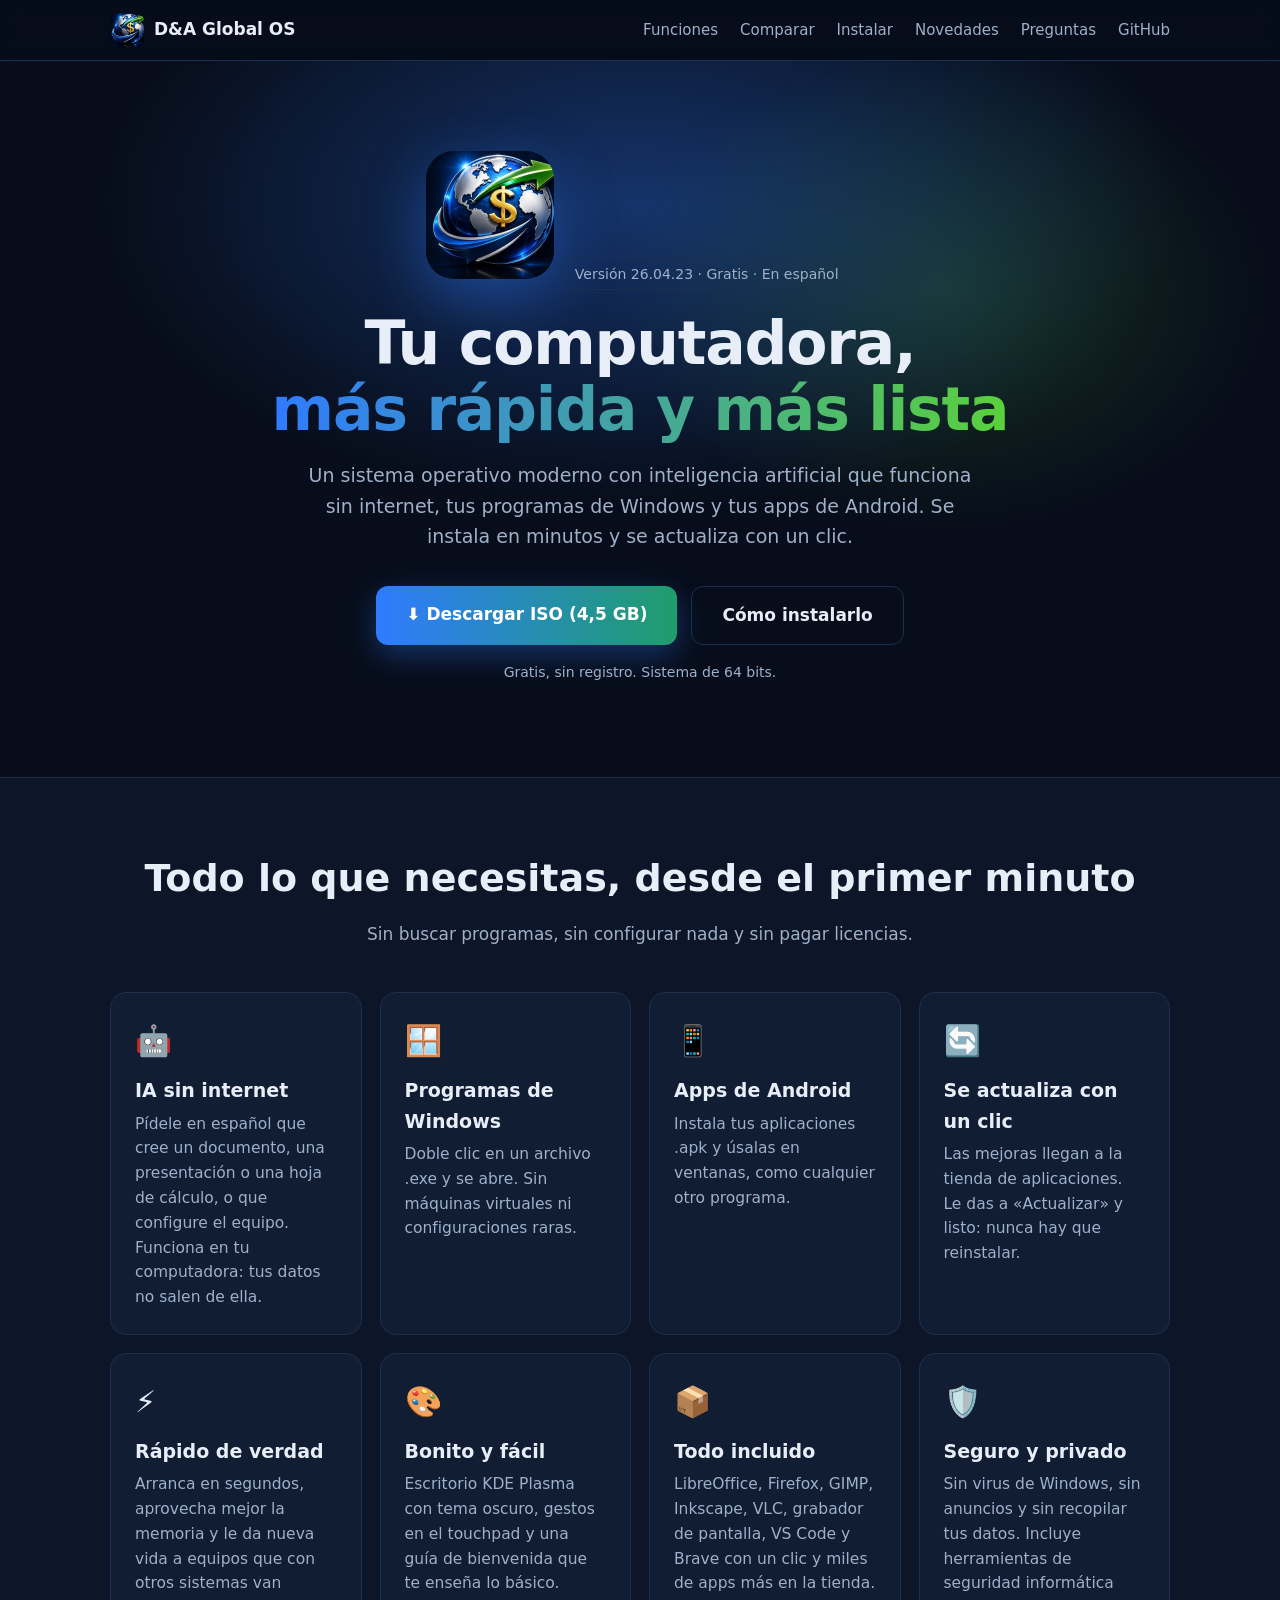
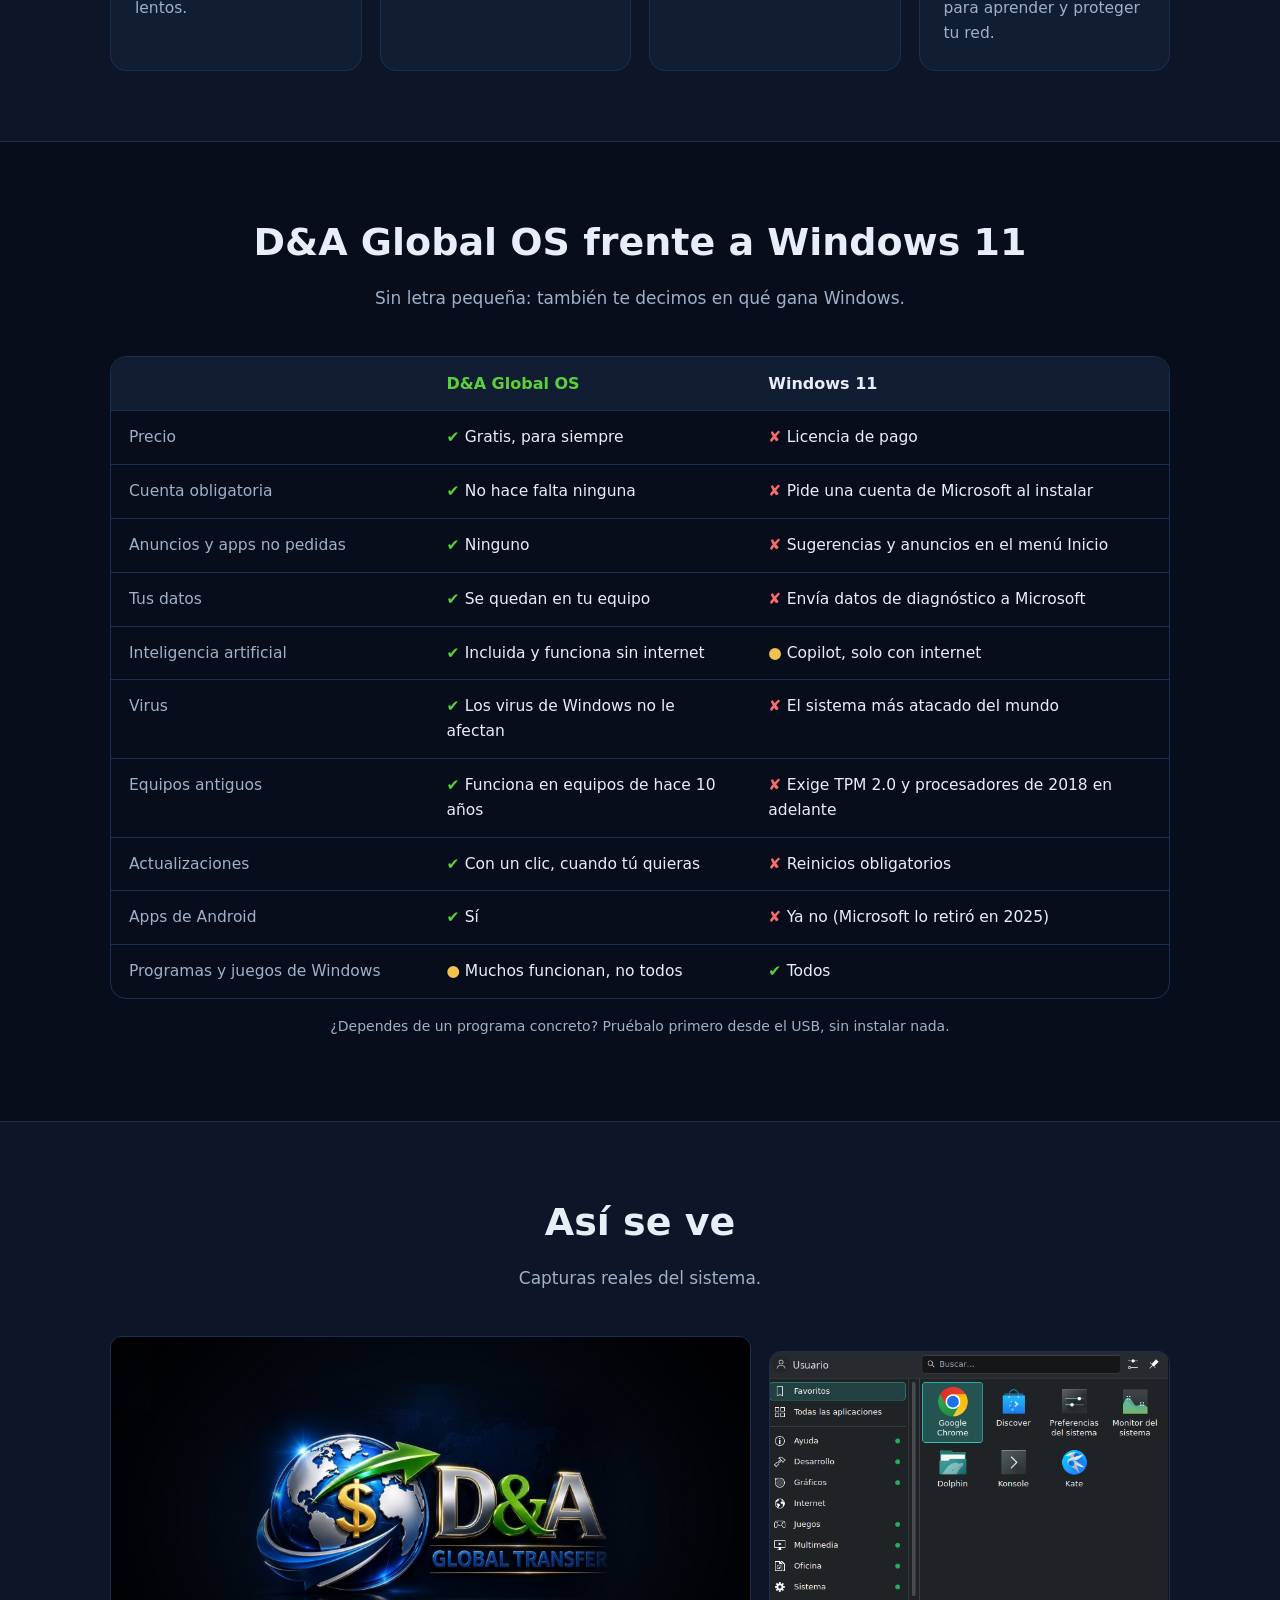
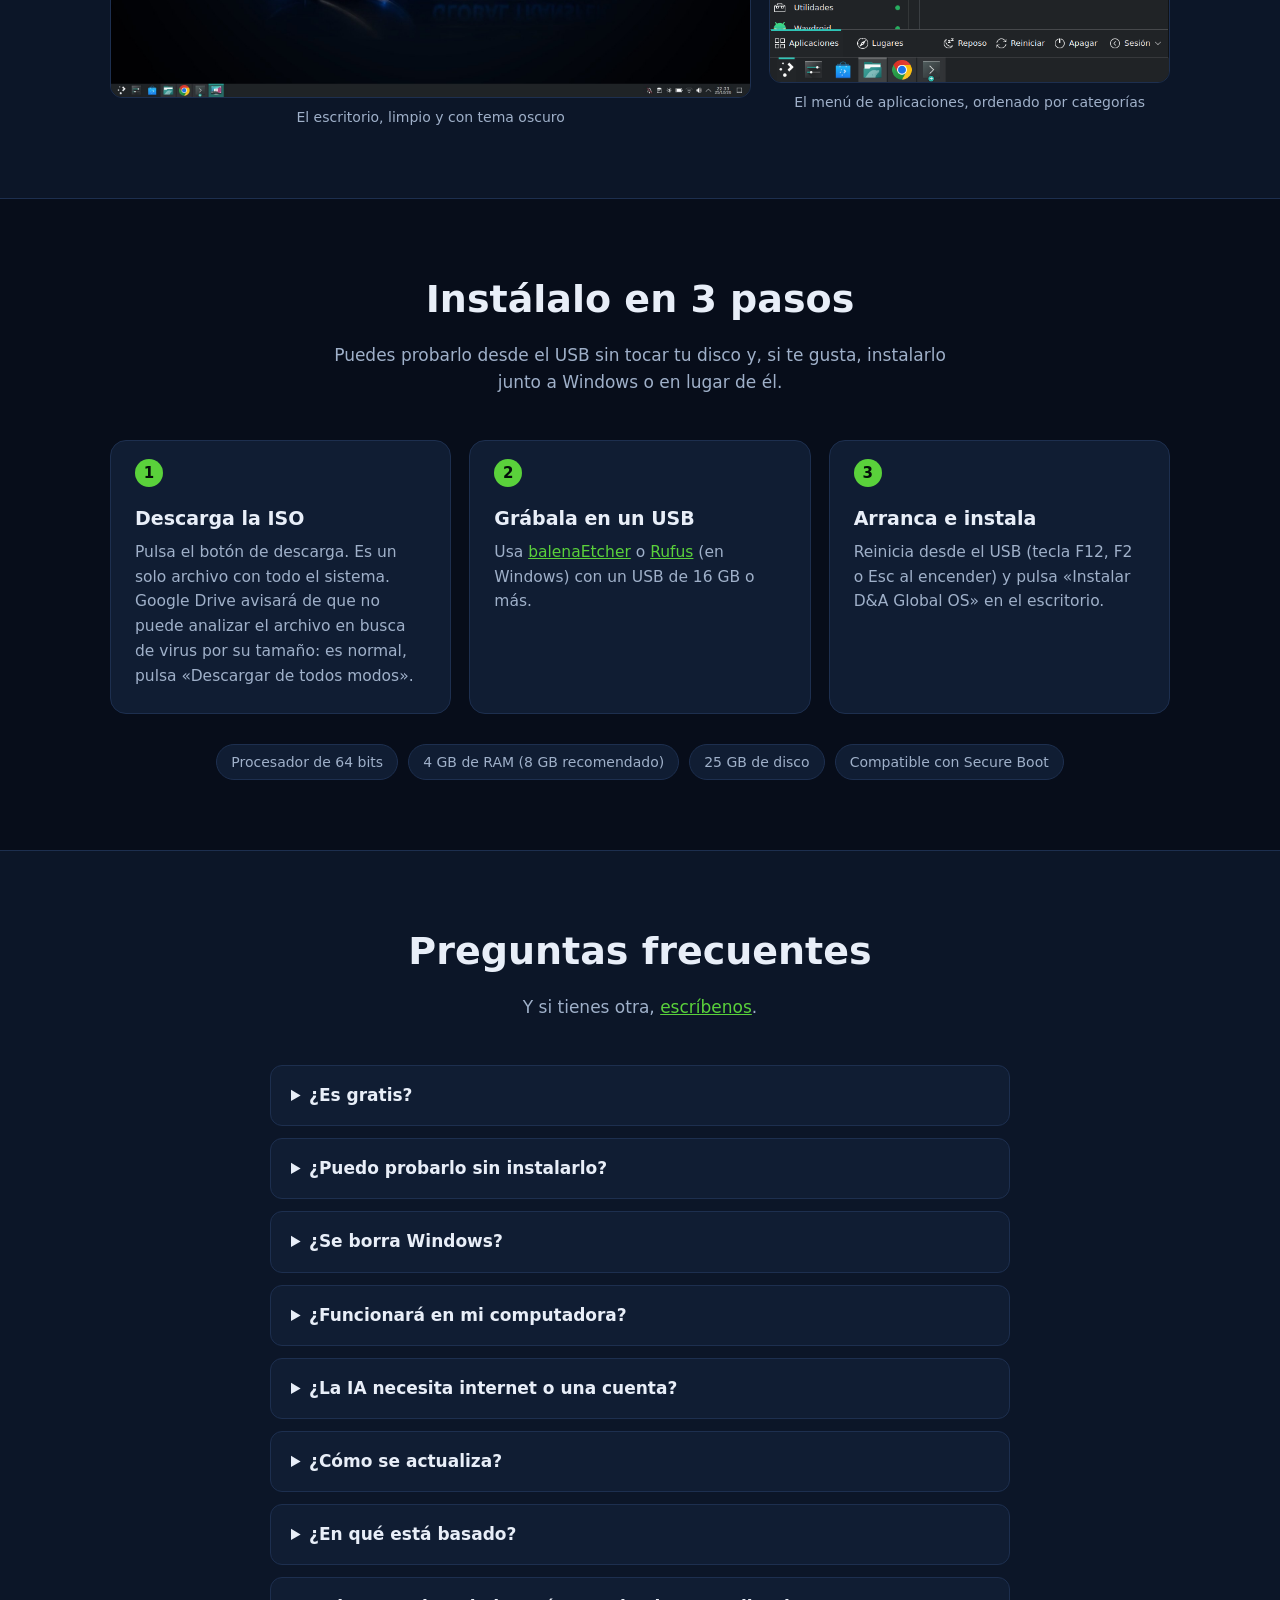
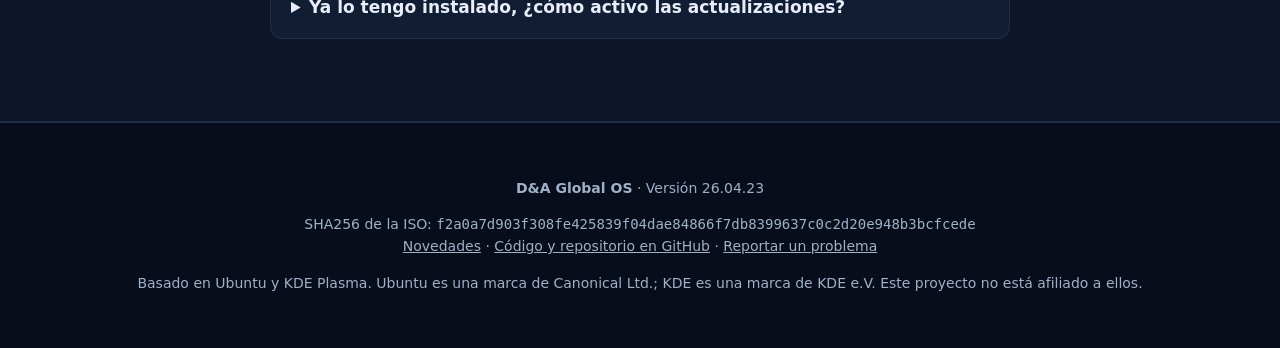
<file: index.html>
<!doctype html>
<html lang="es">
<head>
<meta charset="utf-8">
<meta name="viewport" content="width=device-width, initial-scale=1">
<title>D&amp;A Global OS: el sistema operativo rápido y en español</title>
<meta name="description" content="Sistema operativo gratis, rápido y en español. Escritorio KDE Plasma, IA que funciona sin internet, programas de Windows y apps de Android. Se actualiza con un clic.">
<meta property="og:type" content="website">
<meta property="og:title" content="D&amp;A Global OS: tu computadora, más rápida y más lista">
<meta property="og:description" content="Gratis y en español. IA sin internet, programas de Windows, apps de Android y actualizaciones con un clic.">
<meta property="og:image" content="https://DavidAPF.github.io/D-A-Global-OS/compartir.png">
<meta property="og:url" content="https://DavidAPF.github.io/D-A-Global-OS/">
<meta name="twitter:card" content="summary_large_image">
<link rel="icon" href="logo.png">
<link rel="stylesheet" href="estilos.css">
</head>
<body>

<nav>
	<div class="ancho">
		<a class="marca" href="#"><img src="logo.png" alt="">D&amp;A Global OS</a>
		<ul>
			<li><a href="#funciones">Funciones</a></li>
			<li><a href="#comparar">Comparar</a></li>
			<li><a href="#instalar">Instalar</a></li>
			<li><a href="novedades.html">Novedades</a></li>
			<li><a href="#preguntas">Preguntas</a></li>
			<li><a href="https://github.com/DavidAPF/D-A-Global-OS">GitHub</a></li>
		</ul>
	</div>
</nav>

<header class="portada">
	<div class="ancho">
		<img class="logo" src="logo.png" alt="Logo de D&amp;A Global OS">
		<div class="etiqueta">Versión 26.04.23 · Gratis · En español</div>
		<h1>Tu computadora,<br><span>más rápida y más lista</span></h1>
		<p class="lema">Un sistema operativo moderno con inteligencia artificial que funciona sin internet, tus programas de Windows y tus apps de Android. Se instala en minutos y se actualiza con un clic.</p>
		<div class="botones">
			<a class="btn" href="https://drive.usercontent.google.com/download?id=1rT7PhVWtfdub3dZ0eCyJ_WSfutWG3XaV&amp;export=download">⬇ Descargar ISO (4,5 GB)</a>
			<a class="btn btn-sec" href="#instalar">Cómo instalarlo</a>
		</div>
		<p class="nota">Gratis, sin registro. Sistema de 64 bits.</p>
	</div>
</header>

<section id="funciones" class="alterna">
	<div class="ancho">
		<h2>Todo lo que necesitas, desde el primer minuto</h2>
		<p class="sub">Sin buscar programas, sin configurar nada y sin pagar licencias.</p>
		<div class="rejilla">
			<div class="tarjeta"><div class="icono">🤖</div><h3>IA sin internet</h3><p>Pídele en español que cree un documento, una presentación o una hoja de cálculo, o que configure el equipo. Funciona en tu computadora: tus datos no salen de ella.</p></div>
			<div class="tarjeta"><div class="icono">🪟</div><h3>Programas de Windows</h3><p>Doble clic en un archivo .exe y se abre. Sin máquinas virtuales ni configuraciones raras.</p></div>
			<div class="tarjeta"><div class="icono">📱</div><h3>Apps de Android</h3><p>Instala tus aplicaciones .apk y úsalas en ventanas, como cualquier otro programa.</p></div>
			<div class="tarjeta"><div class="icono">🔄</div><h3>Se actualiza con un clic</h3><p>Las mejoras llegan a la tienda de aplicaciones. Le das a «Actualizar» y listo: nunca hay que reinstalar.</p></div>
			<div class="tarjeta"><div class="icono">⚡</div><h3>Rápido de verdad</h3><p>Arranca en segundos, aprovecha mejor la memoria y le da nueva vida a equipos que con otros sistemas van lentos.</p></div>
			<div class="tarjeta"><div class="icono">🎨</div><h3>Bonito y fácil</h3><p>Escritorio KDE Plasma con tema oscuro, gestos en el touchpad y una guía de bienvenida que te enseña lo básico.</p></div>
			<div class="tarjeta"><div class="icono">📦</div><h3>Todo incluido</h3><p>LibreOffice, Firefox, GIMP, Inkscape, VLC, grabador de pantalla, VS Code y Brave con un clic y miles de apps más en la tienda.</p></div>
			<div class="tarjeta"><div class="icono">🛡️</div><h3>Seguro y privado</h3><p>Sin virus de Windows, sin anuncios y sin recopilar tus datos. Incluye herramientas de seguridad informática para aprender y proteger tu red.</p></div>
		</div>
	</div>
</section>

<section id="comparar">
	<div class="ancho">
		<h2>D&amp;A Global OS frente a Windows 11</h2>
		<p class="sub">Sin letra pequeña: también te decimos en qué gana Windows.</p>
		<div class="tabla-envoltura">
			<table class="comparar">
				<thead><tr><th></th><th class="nuestro">D&amp;A Global OS</th><th>Windows 11</th></tr></thead>
				<tbody>
					<tr><td>Precio</td><td class="si">Gratis, para siempre</td><td class="no">Licencia de pago</td></tr>
					<tr><td>Cuenta obligatoria</td><td class="si">No hace falta ninguna</td><td class="no">Pide una cuenta de Microsoft al instalar</td></tr>
					<tr><td>Anuncios y apps no pedidas</td><td class="si">Ninguno</td><td class="no">Sugerencias y anuncios en el menú Inicio</td></tr>
					<tr><td>Tus datos</td><td class="si">Se quedan en tu equipo</td><td class="no">Envía datos de diagnóstico a Microsoft</td></tr>
					<tr><td>Inteligencia artificial</td><td class="si">Incluida y funciona sin internet</td><td class="medio">Copilot, solo con internet</td></tr>
					<tr><td>Virus</td><td class="si">Los virus de Windows no le afectan</td><td class="no">El sistema más atacado del mundo</td></tr>
					<tr><td>Equipos antiguos</td><td class="si">Funciona en equipos de hace 10 años</td><td class="no">Exige TPM 2.0 y procesadores de 2018 en adelante</td></tr>
					<tr><td>Actualizaciones</td><td class="si">Con un clic, cuando tú quieras</td><td class="no">Reinicios obligatorios</td></tr>
					<tr><td>Apps de Android</td><td class="si">Sí</td><td class="no">Ya no (Microsoft lo retiró en 2025)</td></tr>
					<tr><td>Programas y juegos de Windows</td><td class="medio">Muchos funcionan, no todos</td><td class="si">Todos</td></tr>
				</tbody>
			</table>
		</div>
		<p class="aclaracion">¿Dependes de un programa concreto? Pruébalo primero desde el USB, sin instalar nada.</p>
	</div>
</section>

<section class="alterna">
	<div class="ancho">
		<h2>Así se ve</h2>
		<p class="sub">Capturas reales del sistema.</p>
		<div class="capturas">
			<figure><img src="capturas/escritorio.jpg" alt="Escritorio de D&amp;A Global OS" loading="lazy"><figcaption>El escritorio, limpio y con tema oscuro</figcaption></figure>
			<figure><img src="capturas/menu.png" alt="Menú de aplicaciones" loading="lazy"><figcaption>El menú de aplicaciones, ordenado por categorías</figcaption></figure>
		</div>
	</div>
</section>

<section id="instalar">
	<div class="ancho">
		<h2>Instálalo en 3 pasos</h2>
		<p class="sub">Puedes probarlo desde el USB sin tocar tu disco y, si te gusta, instalarlo junto a Windows o en lugar de él.</p>
		<div class="rejilla pasos">
			<div class="tarjeta"><h3>Descarga la ISO</h3><p>Pulsa el botón de descarga. Es un solo archivo con todo el sistema. Google Drive avisará de que no puede analizar el archivo en busca de virus por su tamaño: es normal, pulsa «Descargar de todos modos».</p></div>
			<div class="tarjeta"><h3>Grábala en un USB</h3><p>Usa <a href="https://etcher.balena.io/">balenaEtcher</a> o <a href="https://rufus.ie/">Rufus</a> (en Windows) con un USB de 16 GB o más.</p></div>
			<div class="tarjeta"><h3>Arranca e instala</h3><p>Reinicia desde el USB (tecla F12, F2 o Esc al encender) y pulsa «Instalar D&amp;A Global OS» en el escritorio.</p></div>
		</div>
		<div class="req">
			<span>Procesador de 64 bits</span>
			<span>4 GB de RAM (8 GB recomendado)</span>
			<span>25 GB de disco</span>
			<span>Compatible con Secure Boot</span>
		</div>
	</div>
</section>

<section id="preguntas" class="alterna">
	<div class="ancho preguntas">
		<h2>Preguntas frecuentes</h2>
		<p class="sub">Y si tienes otra, <a href="https://github.com/DavidAPF/D-A-Global-OS/issues">escríbenos</a>.</p>
		<details><summary>¿Es gratis?</summary><p>Sí, totalmente. Sin licencias, sin suscripciones y sin anuncios.</p></details>
		<details><summary>¿Puedo probarlo sin instalarlo?</summary><p>Sí. Al arrancar desde el USB funciona en modo de prueba sin tocar tu disco. Si no te convence, reinicias y tu computadora sigue igual.</p></details>
		<details><summary>¿Se borra Windows?</summary><p>Solo si tú lo eliges. El instalador detecta Windows y te deja instalar D&amp;A Global OS a su lado; al encender eliges cuál usar.</p></details>
		<details><summary>¿Funcionará en mi computadora?</summary><p>Funciona en la gran mayoría de equipos de los últimos 10 años, con procesador Intel o AMD de 64 bits. Prueba primero desde el USB: si todo va bien ahí, irá bien instalado.</p></details>
		<details><summary>¿La IA necesita internet o una cuenta?</summary><p>No. La IA viene incluida y funciona en tu propio equipo, sin internet y sin cuentas. Si quieres, puedes conectar una IA en línea más potente con un clic.</p></details>
		<details><summary>¿Cómo se actualiza?</summary><p>Abre la tienda de aplicaciones (Discover) y pulsa «Actualizar». Las mejoras del sistema, los programas y los parches de seguridad llegan por ahí.</p></details>
		<details><summary>¿En qué está basado?</summary><p>En Ubuntu 26.04 LTS con el escritorio KDE Plasma 6. Por eso es estable, tiene soporte de seguridad durante años y funciona con miles de programas para Linux.</p></details>
		<details><summary>Ya lo tengo instalado, ¿cómo activo las actualizaciones?</summary><p>Si lo instalaste con una versión anterior al sistema de actualizaciones, abre una terminal y escribe:</p><pre>curl -fsSL https://DavidAPF.github.io/D-A-Global-OS/instalar.sh | sudo bash</pre></details>
	</div>
</section>

<footer>
	<div class="ancho">
		<p><strong>D&amp;A Global OS</strong> · Versión 26.04.23</p>
		<p>SHA256 de la ISO: <code>f2a0a7d903f308fe425839f04dae84866f7db8399637c0c2d20e948b3bcfcede</code><br><a href="novedades.html">Novedades</a> · <a href="https://github.com/DavidAPF/D-A-Global-OS">Código y repositorio en GitHub</a> · <a href="https://github.com/DavidAPF/D-A-Global-OS/issues">Reportar un problema</a></p>
		<p>Basado en Ubuntu y KDE Plasma. Ubuntu es una marca de Canonical Ltd.; KDE es una marca de KDE e.V. Este proyecto no está afiliado a ellos.</p>
	</div>
</footer>

</body>
</html>
</file>
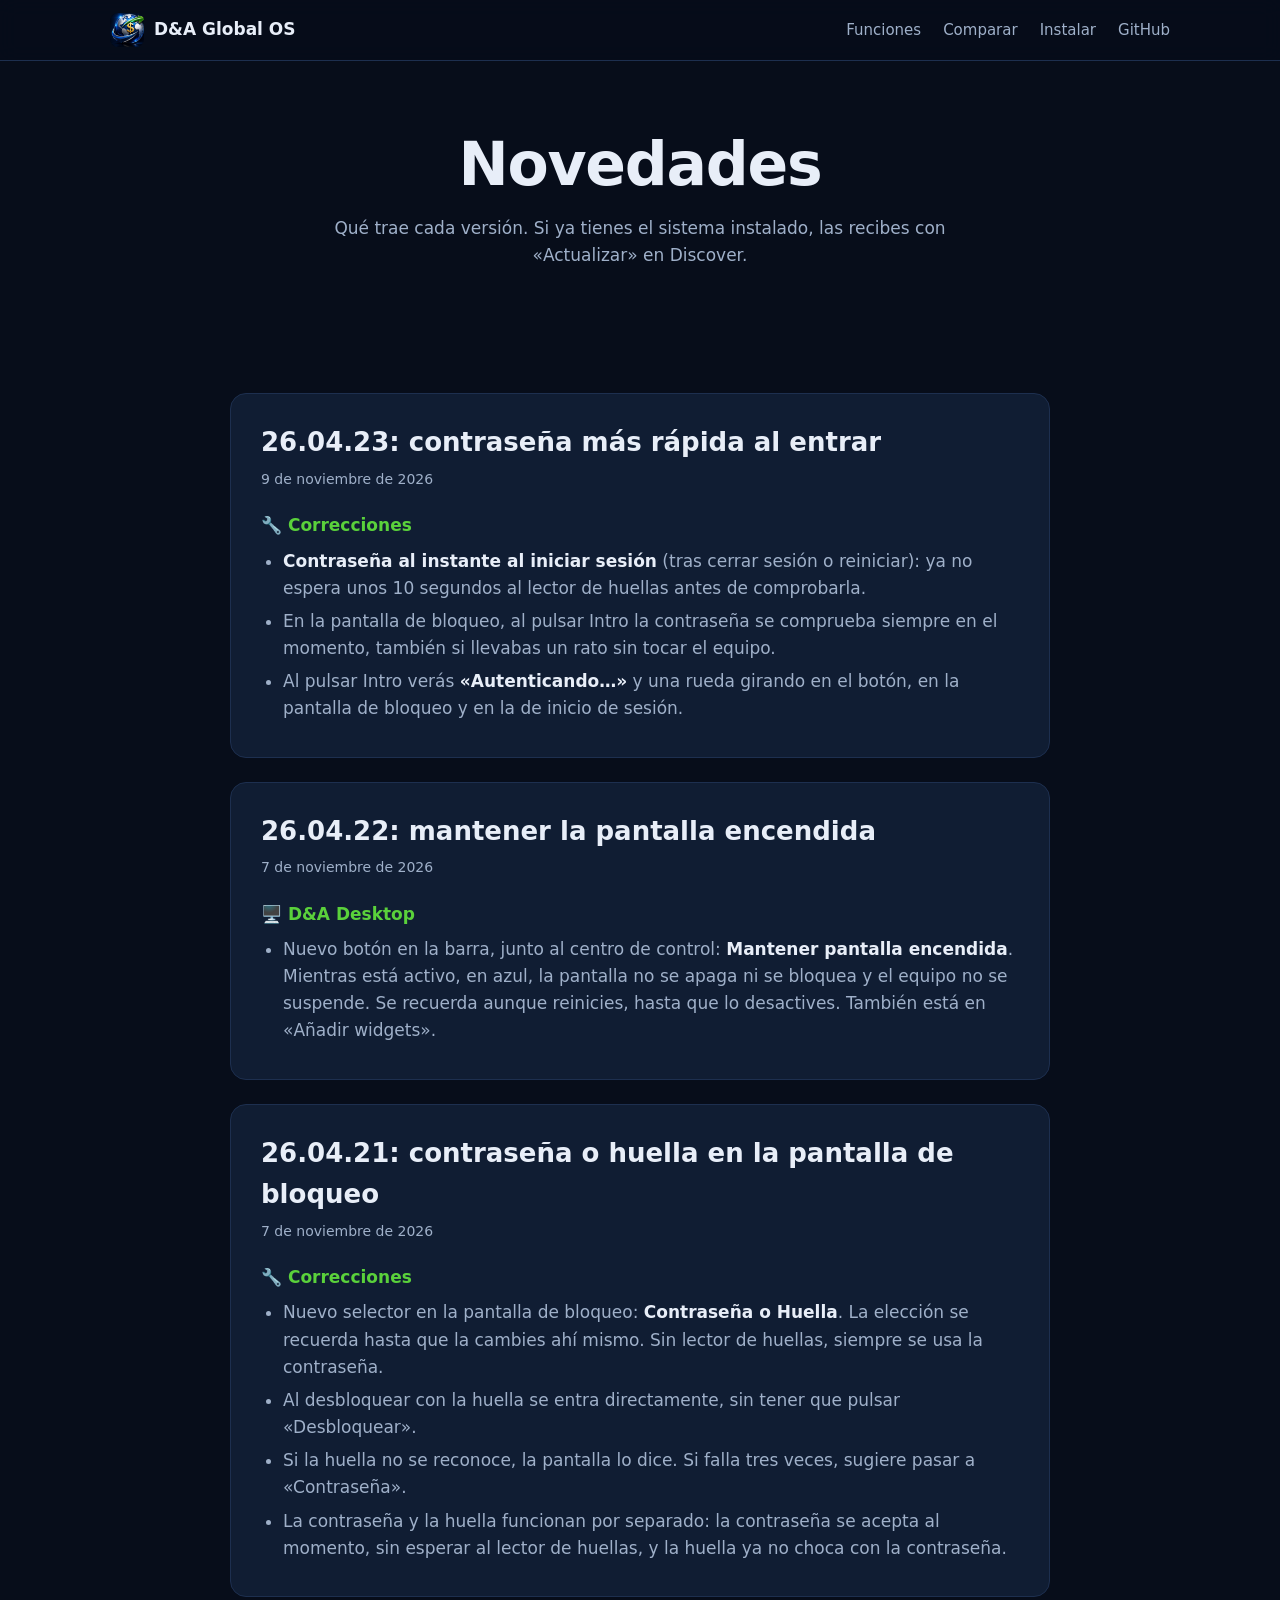
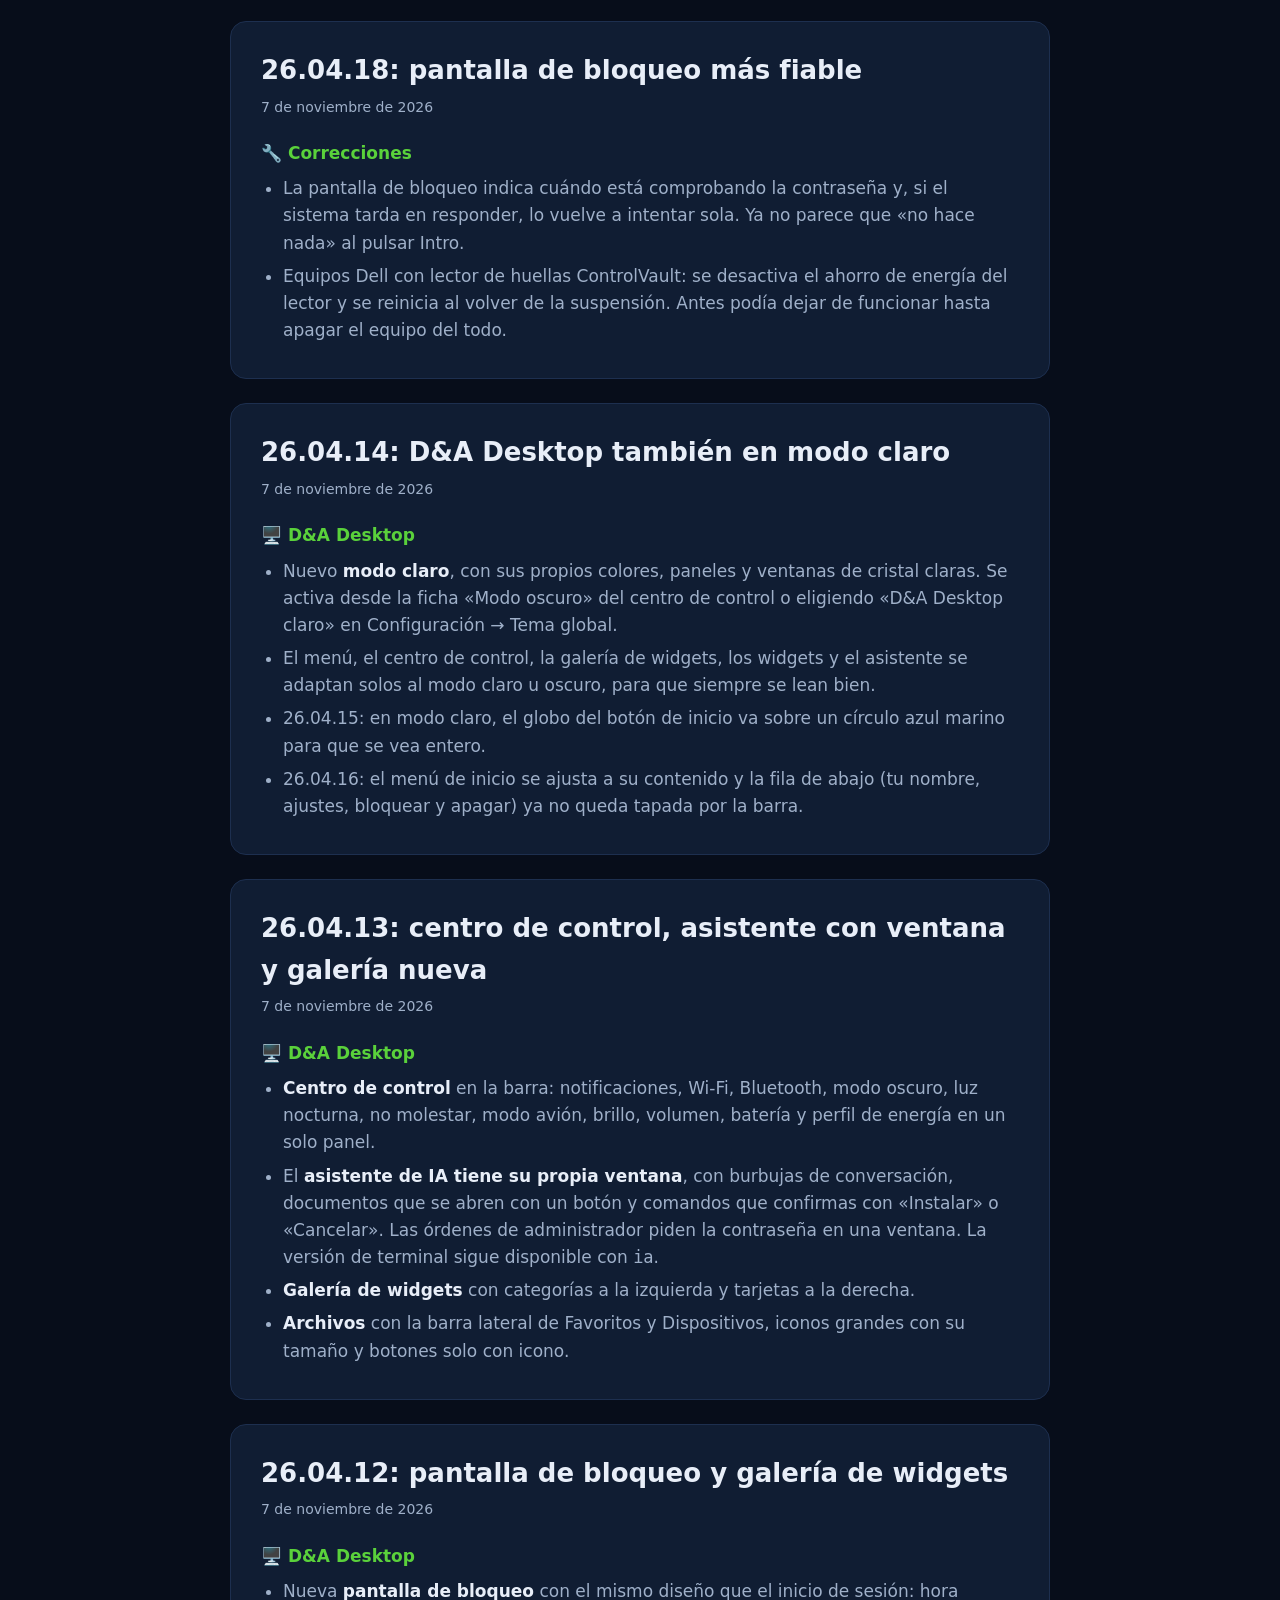
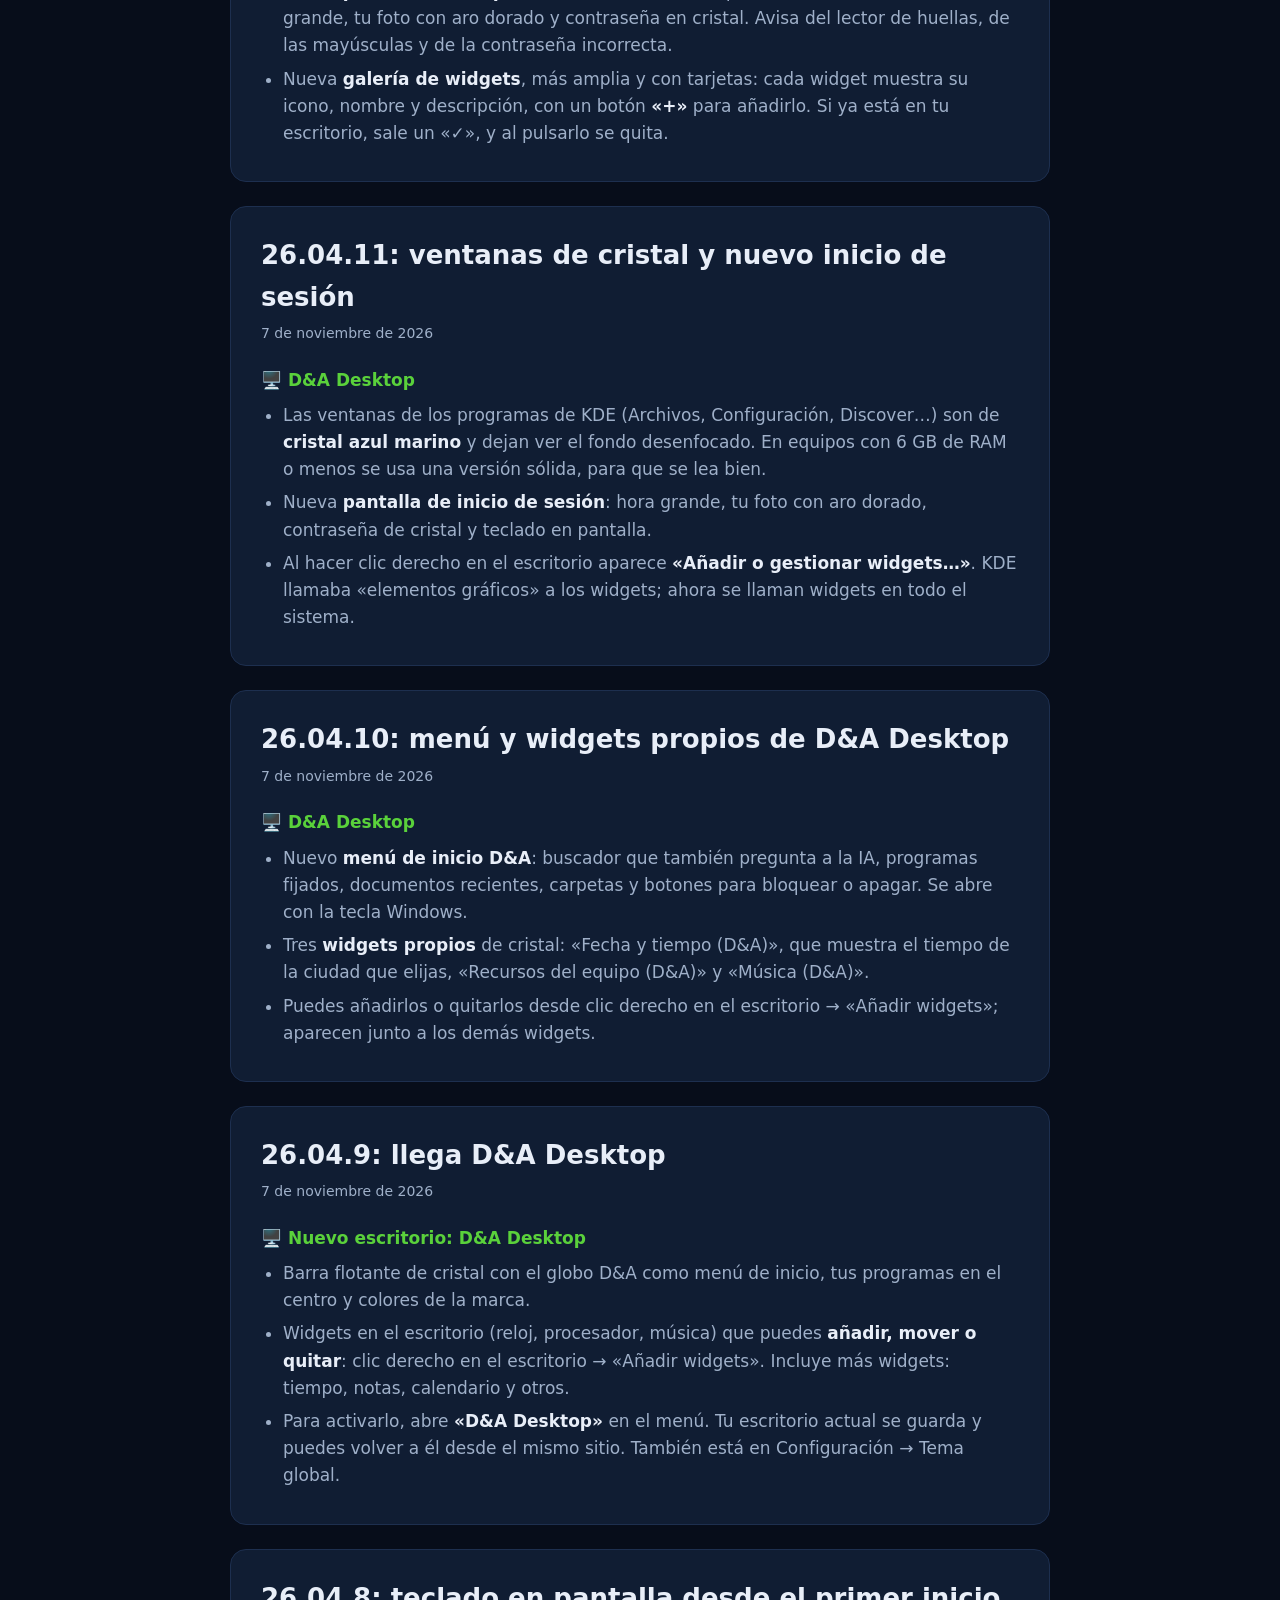
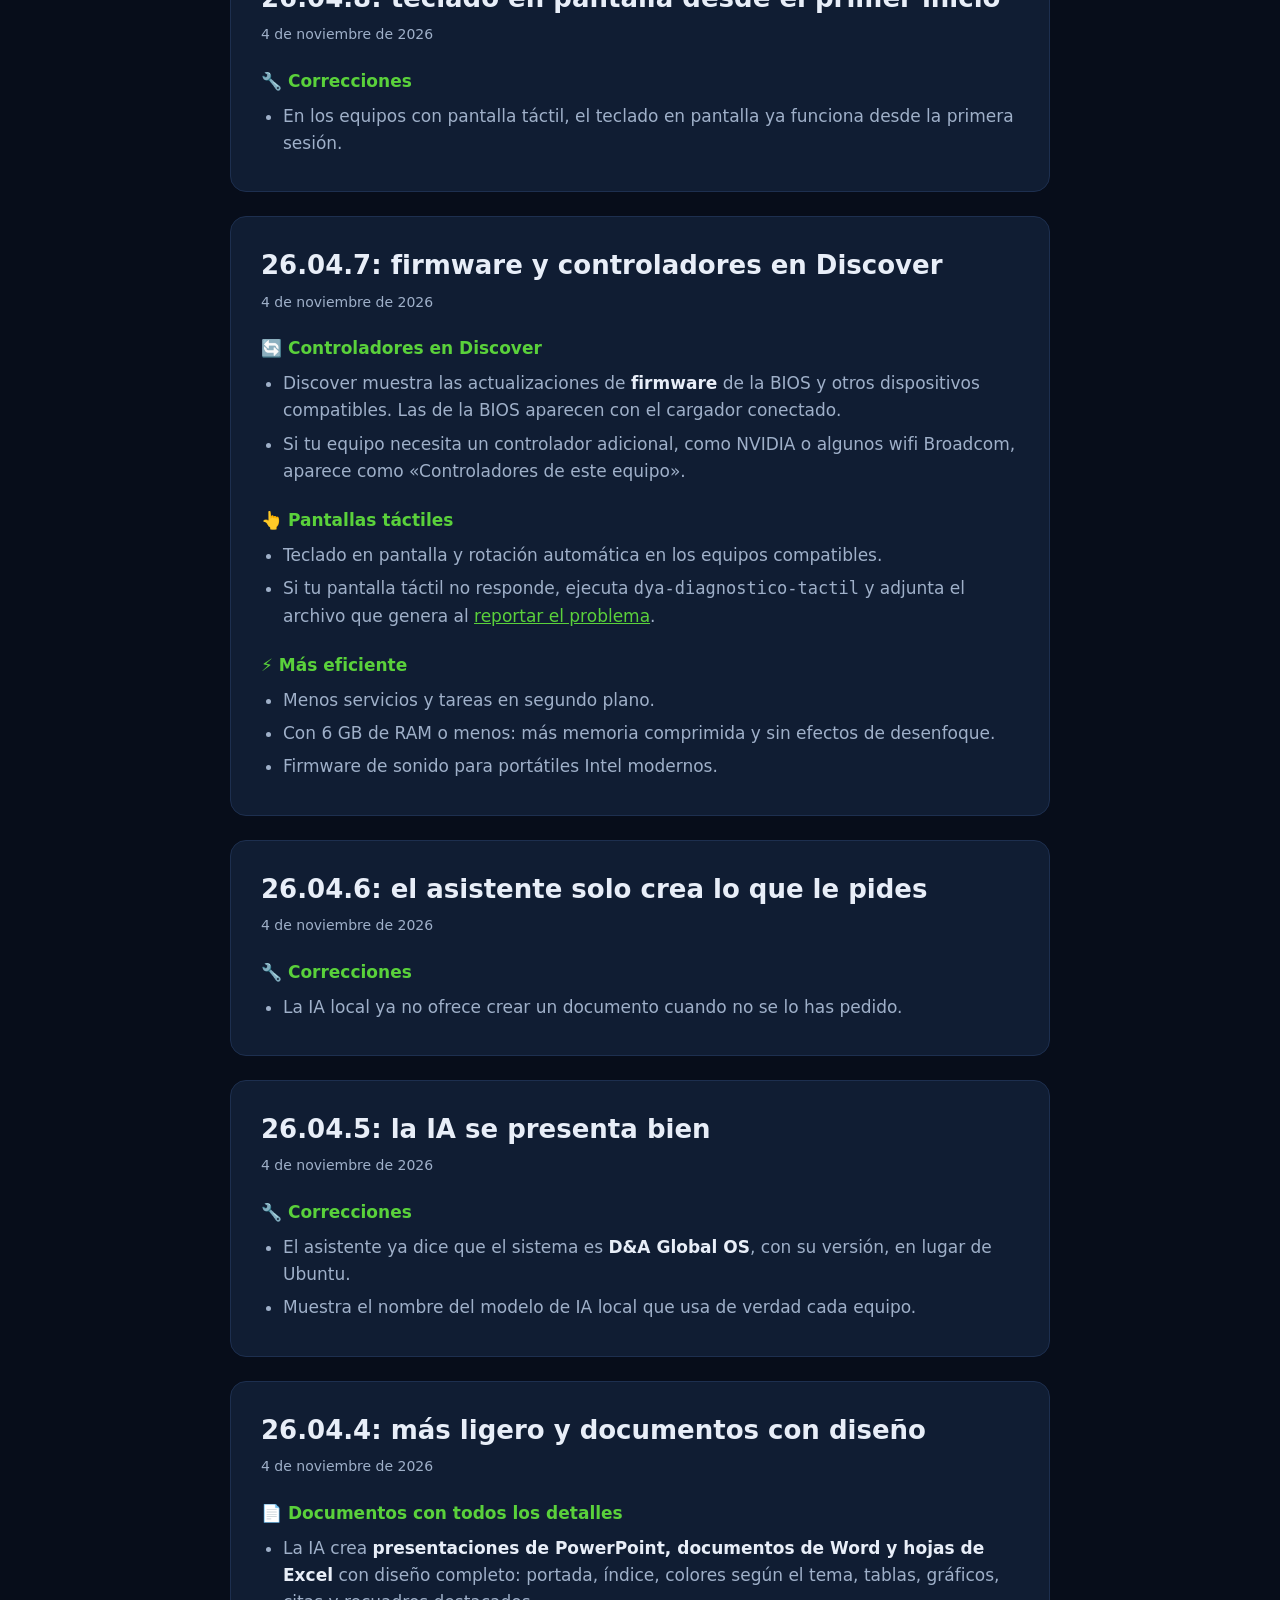
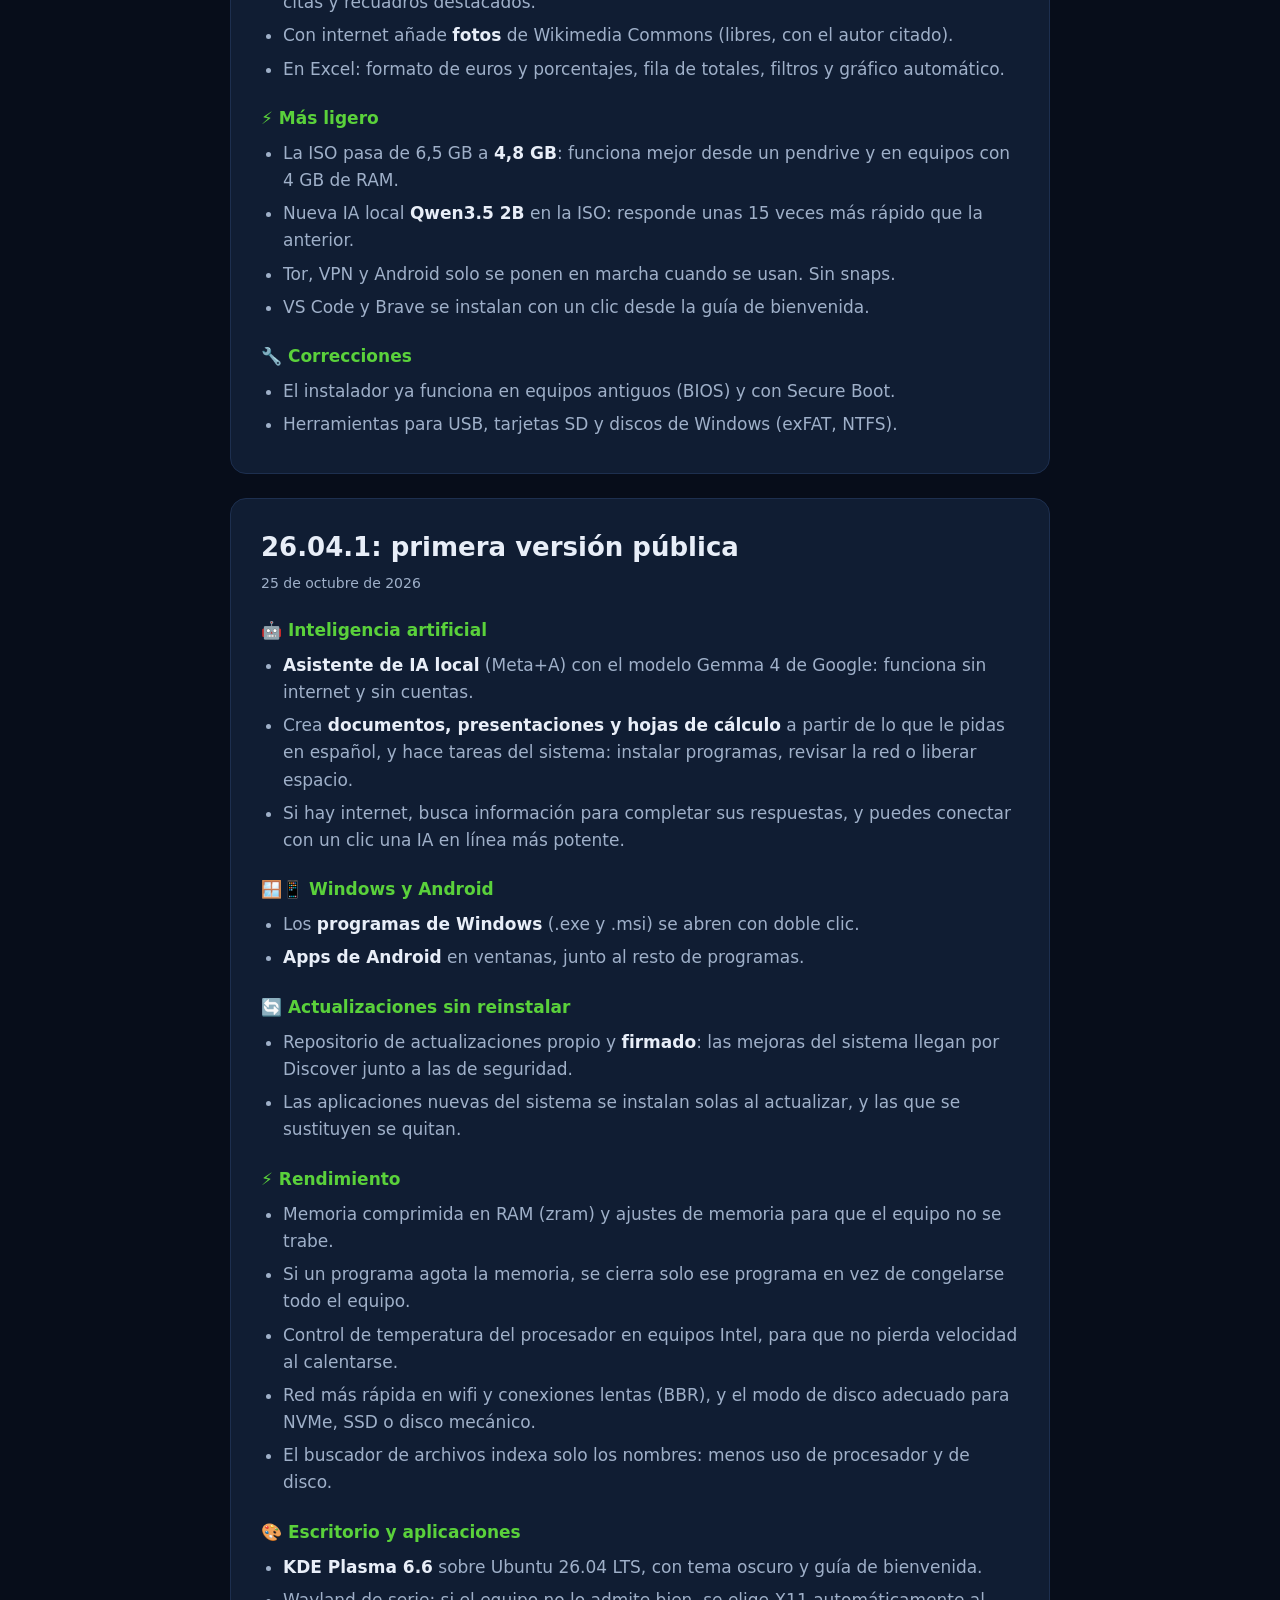
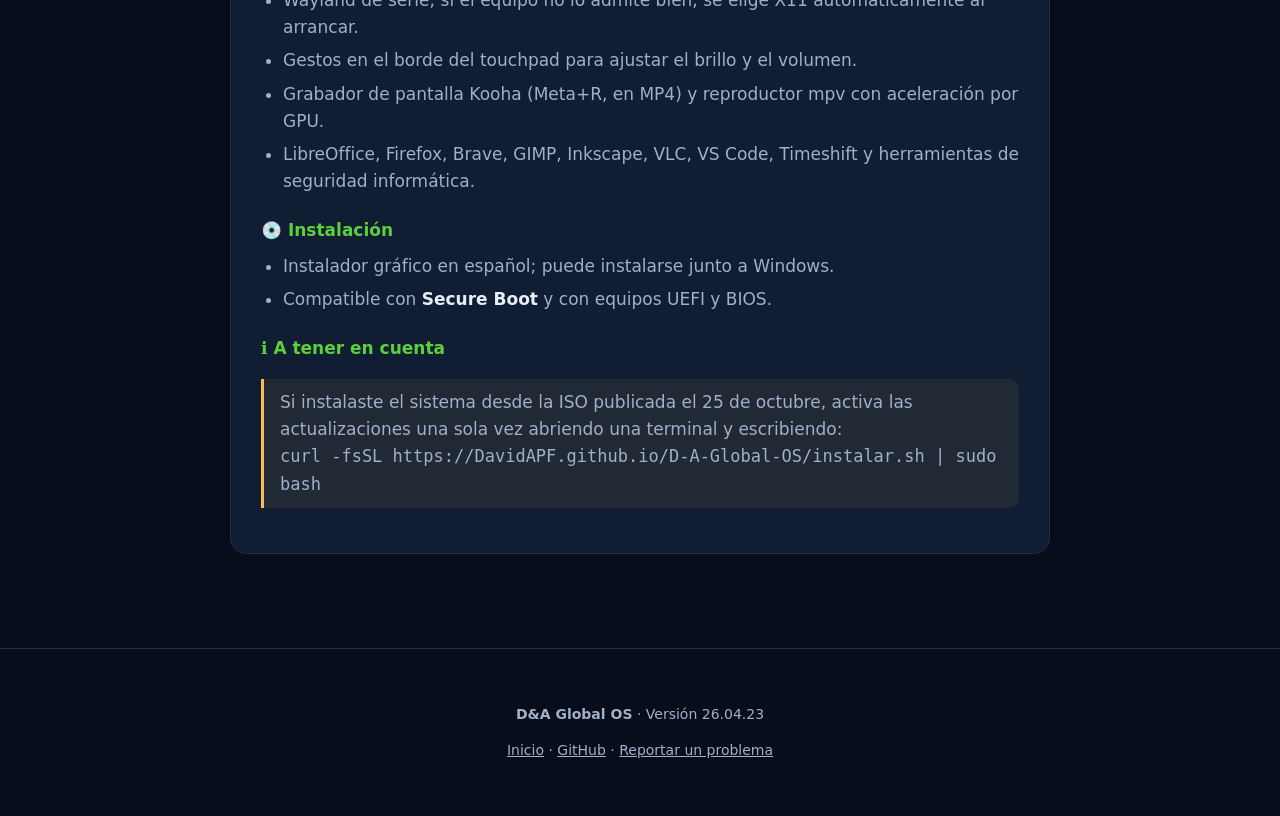
<file: novedades.html>
<!doctype html>
<html lang="es">
<head>
<meta charset="utf-8">
<meta name="viewport" content="width=device-width, initial-scale=1">
<title>Novedades de D&amp;A Global OS</title>
<meta name="description" content="Qué trae cada versión de D&amp;A Global OS.">
<meta property="og:title" content="Novedades de D&amp;A Global OS">
<meta property="og:description" content="Qué trae cada versión de D&amp;A Global OS.">
<meta property="og:image" content="https://DavidAPF.github.io/D-A-Global-OS/compartir.png">
<meta name="twitter:card" content="summary_large_image">
<link rel="icon" href="logo.png">
<link rel="stylesheet" href="estilos.css">
</head>
<body>

<nav>
	<div class="ancho">
		<a class="marca" href="index.html"><img src="logo.png" alt="">D&amp;A Global OS</a>
		<ul>
			<li><a href="index.html#funciones">Funciones</a></li>
			<li><a href="index.html#comparar">Comparar</a></li>
			<li><a href="index.html#instalar">Instalar</a></li>
			<li><a href="https://github.com/DavidAPF/D-A-Global-OS">GitHub</a></li>
		</ul>
	</div>
</nav>

<header class="cabecera-pagina">
	<div class="ancho">
		<h1>Novedades</h1>
		<p class="sub">Qué trae cada versión. Si ya tienes el sistema instalado, las recibes con «Actualizar» en Discover.</p>
	</div>
</header>

<section>
	<div class="ancho">

		<!-- Cada versión nueva va ARRIBA, copiando un bloque <article> -->

		<article class="version" id="v26.04.23">
			<h2>26.04.23: contraseña más rápida al entrar</h2>
			<p class="fecha">9 de noviembre de 2026</p>

			<h3>🔧 Correcciones</h3>
			<ul>
				<li><strong>Contraseña al instante al iniciar sesión</strong> (tras cerrar sesión o reiniciar): ya no espera unos 10 segundos al lector de huellas antes de comprobarla.</li>
				<li>En la pantalla de bloqueo, al pulsar Intro la contraseña se comprueba siempre en el momento, también si llevabas un rato sin tocar el equipo.</li>
				<li>Al pulsar Intro verás <strong>«Autenticando…»</strong> y una rueda girando en el botón, en la pantalla de bloqueo y en la de inicio de sesión.</li>
			</ul>
		</article>

		<article class="version" id="v26.04.22">
			<h2>26.04.22: mantener la pantalla encendida</h2>
			<p class="fecha">7 de noviembre de 2026</p>

			<h3>🖥️ D&amp;A Desktop</h3>
			<ul>
				<li>Nuevo botón en la barra, junto al centro de control: <strong>Mantener pantalla encendida</strong>. Mientras está activo, en azul, la pantalla no se apaga ni se bloquea y el equipo no se suspende. Se recuerda aunque reinicies, hasta que lo desactives. También está en «Añadir widgets».</li>
			</ul>
		</article>

		<article class="version" id="v26.04.21">
			<h2>26.04.21: contraseña o huella en la pantalla de bloqueo</h2>
			<p class="fecha">7 de noviembre de 2026</p>

			<h3>🔧 Correcciones</h3>
			<ul>
				<li>Nuevo selector en la pantalla de bloqueo: <strong>Contraseña o Huella</strong>. La elección se recuerda hasta que la cambies ahí mismo. Sin lector de huellas, siempre se usa la contraseña.</li>
				<li>Al desbloquear con la huella se entra directamente, sin tener que pulsar «Desbloquear».</li>
				<li>Si la huella no se reconoce, la pantalla lo dice. Si falla tres veces, sugiere pasar a «Contraseña».</li>
				<li>La contraseña y la huella funcionan por separado: la contraseña se acepta al momento, sin esperar al lector de huellas, y la huella ya no choca con la contraseña.</li>
			</ul>
		</article>

		<article class="version" id="v26.04.18">
			<h2>26.04.18: pantalla de bloqueo más fiable</h2>
			<p class="fecha">7 de noviembre de 2026</p>

			<h3>🔧 Correcciones</h3>
			<ul>
				<li>La pantalla de bloqueo indica cuándo está comprobando la contraseña y, si el sistema tarda en responder, lo vuelve a intentar sola. Ya no parece que «no hace nada» al pulsar Intro.</li>
				<li>Equipos Dell con lector de huellas ControlVault: se desactiva el ahorro de energía del lector y se reinicia al volver de la suspensión. Antes podía dejar de funcionar hasta apagar el equipo del todo.</li>
			</ul>
		</article>

		<article class="version" id="v26.04.14">
			<h2>26.04.14: D&amp;A Desktop también en modo claro</h2>
			<p class="fecha">7 de noviembre de 2026</p>

			<h3>🖥️ D&amp;A Desktop</h3>
			<ul>
				<li>Nuevo <strong>modo claro</strong>, con sus propios colores, paneles y ventanas de cristal claras. Se activa desde la ficha «Modo oscuro» del centro de control o eligiendo «D&amp;A Desktop claro» en Configuración → Tema global.</li>
				<li>El menú, el centro de control, la galería de widgets, los widgets y el asistente se adaptan solos al modo claro u oscuro, para que siempre se lean bien.</li>
				<li>26.04.15: en modo claro, el globo del botón de inicio va sobre un círculo azul marino para que se vea entero.</li>
				<li>26.04.16: el menú de inicio se ajusta a su contenido y la fila de abajo (tu nombre, ajustes, bloquear y apagar) ya no queda tapada por la barra.</li>
			</ul>
		</article>

		<article class="version" id="v26.04.13">
			<h2>26.04.13: centro de control, asistente con ventana y galería nueva</h2>
			<p class="fecha">7 de noviembre de 2026</p>

			<h3>🖥️ D&amp;A Desktop</h3>
			<ul>
				<li><strong>Centro de control</strong> en la barra: notificaciones, Wi-Fi, Bluetooth, modo oscuro, luz nocturna, no molestar, modo avión, brillo, volumen, batería y perfil de energía en un solo panel.</li>
				<li>El <strong>asistente de IA tiene su propia ventana</strong>, con burbujas de conversación, documentos que se abren con un botón y comandos que confirmas con «Instalar» o «Cancelar». Las órdenes de administrador piden la contraseña en una ventana. La versión de terminal sigue disponible con <code>ia</code>.</li>
				<li><strong>Galería de widgets</strong> con categorías a la izquierda y tarjetas a la derecha.</li>
				<li><strong>Archivos</strong> con la barra lateral de Favoritos y Dispositivos, iconos grandes con su tamaño y botones solo con icono.</li>
			</ul>
		</article>

		<article class="version" id="v26.04.12">
			<h2>26.04.12: pantalla de bloqueo y galería de widgets</h2>
			<p class="fecha">7 de noviembre de 2026</p>

			<h3>🖥️ D&amp;A Desktop</h3>
			<ul>
				<li>Nueva <strong>pantalla de bloqueo</strong> con el mismo diseño que el inicio de sesión: hora grande, tu foto con aro dorado y contraseña en cristal. Avisa del lector de huellas, de las mayúsculas y de la contraseña incorrecta.</li>
				<li>Nueva <strong>galería de widgets</strong>, más amplia y con tarjetas: cada widget muestra su icono, nombre y descripción, con un botón <strong>«+»</strong> para añadirlo. Si ya está en tu escritorio, sale un «✓», y al pulsarlo se quita.</li>
			</ul>
		</article>

		<article class="version" id="v26.04.11">
			<h2>26.04.11: ventanas de cristal y nuevo inicio de sesión</h2>
			<p class="fecha">7 de noviembre de 2026</p>

			<h3>🖥️ D&amp;A Desktop</h3>
			<ul>
				<li>Las ventanas de los programas de KDE (Archivos, Configuración, Discover…) son de <strong>cristal azul marino</strong> y dejan ver el fondo desenfocado. En equipos con 6 GB de RAM o menos se usa una versión sólida, para que se lea bien.</li>
				<li>Nueva <strong>pantalla de inicio de sesión</strong>: hora grande, tu foto con aro dorado, contraseña de cristal y teclado en pantalla.</li>
				<li>Al hacer clic derecho en el escritorio aparece <strong>«Añadir o gestionar widgets…»</strong>. KDE llamaba «elementos gráficos» a los widgets; ahora se llaman widgets en todo el sistema.</li>
			</ul>
		</article>

		<article class="version" id="v26.04.10">
			<h2>26.04.10: menú y widgets propios de D&amp;A Desktop</h2>
			<p class="fecha">7 de noviembre de 2026</p>

			<h3>🖥️ D&amp;A Desktop</h3>
			<ul>
				<li>Nuevo <strong>menú de inicio D&amp;A</strong>: buscador que también pregunta a la IA, programas fijados, documentos recientes, carpetas y botones para bloquear o apagar. Se abre con la tecla Windows.</li>
				<li>Tres <strong>widgets propios</strong> de cristal: «Fecha y tiempo (D&amp;A)», que muestra el tiempo de la ciudad que elijas, «Recursos del equipo (D&amp;A)» y «Música (D&amp;A)».</li>
				<li>Puedes añadirlos o quitarlos desde clic derecho en el escritorio → «Añadir widgets»; aparecen junto a los demás widgets.</li>
			</ul>
		</article>

		<article class="version" id="v26.04.9">
			<h2>26.04.9: llega D&amp;A Desktop</h2>
			<p class="fecha">7 de noviembre de 2026</p>

			<h3>🖥️ Nuevo escritorio: D&amp;A Desktop</h3>
			<ul>
				<li>Barra flotante de cristal con el globo D&amp;A como menú de inicio, tus programas en el centro y colores de la marca.</li>
				<li>Widgets en el escritorio (reloj, procesador, música) que puedes <strong>añadir, mover o quitar</strong>: clic derecho en el escritorio → «Añadir widgets». Incluye más widgets: tiempo, notas, calendario y otros.</li>
				<li>Para activarlo, abre <strong>«D&amp;A Desktop»</strong> en el menú. Tu escritorio actual se guarda y puedes volver a él desde el mismo sitio. También está en Configuración → Tema global.</li>
			</ul>
		</article>

		<article class="version" id="v26.04.8">
			<h2>26.04.8: teclado en pantalla desde el primer inicio</h2>
			<p class="fecha">4 de noviembre de 2026</p>

			<h3>🔧 Correcciones</h3>
			<ul>
				<li>En los equipos con pantalla táctil, el teclado en pantalla ya funciona desde la primera sesión.</li>
			</ul>
		</article>

		<article class="version" id="v26.04.7">
			<h2>26.04.7: firmware y controladores en Discover</h2>
			<p class="fecha">4 de noviembre de 2026</p>

			<h3>🔄 Controladores en Discover</h3>
			<ul>
				<li>Discover muestra las actualizaciones de <strong>firmware</strong> de la BIOS y otros dispositivos compatibles. Las de la BIOS aparecen con el cargador conectado.</li>
				<li>Si tu equipo necesita un controlador adicional, como NVIDIA o algunos wifi Broadcom, aparece como «Controladores de este equipo».</li>
			</ul>

			<h3>👆 Pantallas táctiles</h3>
			<ul>
				<li>Teclado en pantalla y rotación automática en los equipos compatibles.</li>
				<li>Si tu pantalla táctil no responde, ejecuta <code>dya-diagnostico-tactil</code> y adjunta el archivo que genera al <a href="https://github.com/DavidAPF/D-A-Global-OS/issues">reportar el problema</a>.</li>
			</ul>

			<h3>⚡ Más eficiente</h3>
			<ul>
				<li>Menos servicios y tareas en segundo plano.</li>
				<li>Con 6 GB de RAM o menos: más memoria comprimida y sin efectos de desenfoque.</li>
				<li>Firmware de sonido para portátiles Intel modernos.</li>
			</ul>
		</article>

		<article class="version" id="v26.04.6">
			<h2>26.04.6: el asistente solo crea lo que le pides</h2>
			<p class="fecha">4 de noviembre de 2026</p>

			<h3>🔧 Correcciones</h3>
			<ul>
				<li>La IA local ya no ofrece crear un documento cuando no se lo has pedido.</li>
			</ul>
		</article>

		<article class="version" id="v26.04.5">
			<h2>26.04.5: la IA se presenta bien</h2>
			<p class="fecha">4 de noviembre de 2026</p>

			<h3>🔧 Correcciones</h3>
			<ul>
				<li>El asistente ya dice que el sistema es <strong>D&amp;A Global OS</strong>, con su versión, en lugar de Ubuntu.</li>
				<li>Muestra el nombre del modelo de IA local que usa de verdad cada equipo.</li>
			</ul>
		</article>

		<article class="version" id="v26.04.4">
			<h2>26.04.4: más ligero y documentos con diseño</h2>
			<p class="fecha">4 de noviembre de 2026</p>

			<h3>📄 Documentos con todos los detalles</h3>
			<ul>
				<li>La IA crea <strong>presentaciones de PowerPoint, documentos de Word y hojas de Excel</strong> con diseño completo: portada, índice, colores según el tema, tablas, gráficos, citas y recuadros destacados.</li>
				<li>Con internet añade <strong>fotos</strong> de Wikimedia Commons (libres, con el autor citado).</li>
				<li>En Excel: formato de euros y porcentajes, fila de totales, filtros y gráfico automático.</li>
			</ul>

			<h3>⚡ Más ligero</h3>
			<ul>
				<li>La ISO pasa de 6,5 GB a <strong>4,8 GB</strong>: funciona mejor desde un pendrive y en equipos con 4 GB de RAM.</li>
				<li>Nueva IA local <strong>Qwen3.5 2B</strong> en la ISO: responde unas 15 veces más rápido que la anterior.</li>
				<li>Tor, VPN y Android solo se ponen en marcha cuando se usan. Sin snaps.</li>
				<li>VS Code y Brave se instalan con un clic desde la guía de bienvenida.</li>
			</ul>

			<h3>🔧 Correcciones</h3>
			<ul>
				<li>El instalador ya funciona en equipos antiguos (BIOS) y con Secure Boot.</li>
				<li>Herramientas para USB, tarjetas SD y discos de Windows (exFAT, NTFS).</li>
			</ul>
		</article>

		<article class="version" id="v26.04.1">
			<h2>26.04.1: primera versión pública</h2>
			<p class="fecha">25 de octubre de 2026</p>

			<h3>🤖 Inteligencia artificial</h3>
			<ul>
				<li><strong>Asistente de IA local</strong> (Meta+A) con el modelo Gemma 4 de Google: funciona sin internet y sin cuentas.</li>
				<li>Crea <strong>documentos, presentaciones y hojas de cálculo</strong> a partir de lo que le pidas en español, y hace tareas del sistema: instalar programas, revisar la red o liberar espacio.</li>
				<li>Si hay internet, busca información para completar sus respuestas, y puedes conectar con un clic una IA en línea más potente.</li>
			</ul>

			<h3>🪟📱 Windows y Android</h3>
			<ul>
				<li>Los <strong>programas de Windows</strong> (.exe y .msi) se abren con doble clic.</li>
				<li><strong>Apps de Android</strong> en ventanas, junto al resto de programas.</li>
			</ul>

			<h3>🔄 Actualizaciones sin reinstalar</h3>
			<ul>
				<li>Repositorio de actualizaciones propio y <strong>firmado</strong>: las mejoras del sistema llegan por Discover junto a las de seguridad.</li>
				<li>Las aplicaciones nuevas del sistema se instalan solas al actualizar, y las que se sustituyen se quitan.</li>
			</ul>

			<h3>⚡ Rendimiento</h3>
			<ul>
				<li>Memoria comprimida en RAM (zram) y ajustes de memoria para que el equipo no se trabe.</li>
				<li>Si un programa agota la memoria, se cierra solo ese programa en vez de congelarse todo el equipo.</li>
				<li>Control de temperatura del procesador en equipos Intel, para que no pierda velocidad al calentarse.</li>
				<li>Red más rápida en wifi y conexiones lentas (BBR), y el modo de disco adecuado para NVMe, SSD o disco mecánico.</li>
				<li>El buscador de archivos indexa solo los nombres: menos uso de procesador y de disco.</li>
			</ul>

			<h3>🎨 Escritorio y aplicaciones</h3>
			<ul>
				<li><strong>KDE Plasma 6.6</strong> sobre Ubuntu 26.04 LTS, con tema oscuro y guía de bienvenida.</li>
				<li>Wayland de serie; si el equipo no lo admite bien, se elige X11 automáticamente al arrancar.</li>
				<li>Gestos en el borde del touchpad para ajustar el brillo y el volumen.</li>
				<li>Grabador de pantalla Kooha (Meta+R, en MP4) y reproductor mpv con aceleración por GPU.</li>
				<li>LibreOffice, Firefox, Brave, GIMP, Inkscape, VLC, VS Code, Timeshift y herramientas de seguridad informática.</li>
			</ul>

			<h3>💿 Instalación</h3>
			<ul>
				<li>Instalador gráfico en español; puede instalarse junto a Windows.</li>
				<li>Compatible con <strong>Secure Boot</strong> y con equipos UEFI y BIOS.</li>
			</ul>

			<h3>ℹ️ A tener en cuenta</h3>
			<p class="aviso">Si instalaste el sistema desde la ISO publicada el 25 de octubre, activa las actualizaciones una sola vez abriendo una terminal y escribiendo:<br><code>curl -fsSL https://DavidAPF.github.io/D-A-Global-OS/instalar.sh | sudo bash</code></p>
		</article>

	</div>
</section>

<footer>
	<div class="ancho">
		<p><strong>D&amp;A Global OS</strong> · Versión 26.04.23</p>
		<p><a href="index.html">Inicio</a> · <a href="https://github.com/DavidAPF/D-A-Global-OS">GitHub</a> · <a href="https://github.com/DavidAPF/D-A-Global-OS/issues">Reportar un problema</a></p>
	</div>
</footer>

</body>
</html>
</file>
<file: estilos.css>
:root {
	--fondo: #070d1a;
	--fondo-2: #0c1628;
	--tarjeta: #101d33;
	--borde: #1d2f4f;
	--texto: #e8eef8;
	--suave: #9fb0c9;
	--azul: #2f7bff;
	--verde: #5ad13b;
	--oro: #f2c14e;
}
* { box-sizing: border-box; }
html { scroll-behavior: smooth; }
body {
	margin: 0;
	background: var(--fondo);
	color: var(--texto);
	font: 17px/1.6 system-ui, -apple-system, "Segoe UI", "Noto Sans", Roboto, sans-serif;
}
a { color: var(--verde); }
.ancho { max-width: 1100px; margin: 0 auto; padding: 0 20px; }

/* Barra superior */
nav { position: sticky; top: 0; z-index: 10; background: rgba(7,13,26,.85); backdrop-filter: blur(10px); border-bottom: 1px solid var(--borde); }
nav .ancho { display: flex; align-items: center; justify-content: space-between; height: 60px; }
.marca { display: flex; align-items: center; gap: 10px; font-weight: 700; color: var(--texto); text-decoration: none; }
.marca img { width: 34px; height: 34px; border-radius: 8px; }
nav ul { display: flex; gap: 22px; list-style: none; margin: 0; padding: 0; }
nav ul a { color: var(--suave); text-decoration: none; font-size: 15px; }
nav ul a:hover { color: var(--texto); }

/* Portada */
.portada { position: relative; overflow: hidden; padding: 90px 0 80px; text-align: center; }
.portada::before {
	content: ""; position: absolute; inset: -40% -10% auto; height: 120%;
	background: radial-gradient(closest-side, rgba(47,123,255,.35), transparent 70%),
	            radial-gradient(closest-side at 70% 60%, rgba(90,209,59,.18), transparent 70%);
	z-index: -1;
}
.portada img.logo { width: 128px; height: 128px; border-radius: 28px; box-shadow: 0 20px 60px rgba(47,123,255,.4); }
.etiqueta { display: inline-block; margin: 26px 0 10px; padding: 4px 14px; border: 1px solid var(--borde); border-radius: 99px; color: var(--suave); font-size: 14px; }
h1 { font-size: clamp(34px, 6vw, 60px); line-height: 1.1; margin: 10px 0 18px; letter-spacing: -.02em; }
h1 span { background: linear-gradient(90deg, var(--azul), var(--verde)); -webkit-background-clip: text; background-clip: text; color: transparent; }
.portada p.lema { max-width: 680px; margin: 0 auto 34px; color: var(--suave); font-size: 19px; }
.botones { display: flex; gap: 14px; justify-content: center; flex-wrap: wrap; }
.btn { display: inline-block; padding: 15px 30px; border-radius: 12px; font-weight: 700; text-decoration: none; background: linear-gradient(90deg, var(--azul), #1f9d6b); color: #fff; box-shadow: 0 10px 30px rgba(47,123,255,.35); }
.btn:hover { filter: brightness(1.1); }
.btn-sec { background: transparent; border: 1px solid var(--borde); box-shadow: none; color: var(--texto); }
.btn-off { background: var(--tarjeta); color: var(--suave); box-shadow: none; cursor: default; }
.nota { margin-top: 16px; color: var(--suave); font-size: 14px; }

/* Secciones */
section { padding: 70px 0; }
section.alterna { background: var(--fondo-2); border-top: 1px solid var(--borde); border-bottom: 1px solid var(--borde); }
h2 { font-size: clamp(26px, 4vw, 38px); text-align: center; margin: 0 0 12px; }
.sub { text-align: center; color: var(--suave); max-width: 640px; margin: 0 auto 44px; }
.rejilla { display: grid; grid-template-columns: repeat(auto-fit, minmax(240px, 1fr)); gap: 18px; }
.tarjeta { background: var(--tarjeta); border: 1px solid var(--borde); border-radius: 16px; padding: 24px; }
.tarjeta .icono { font-size: 30px; }
.tarjeta h3 { margin: 10px 0 6px; font-size: 19px; }
.tarjeta p { margin: 0; color: var(--suave); font-size: 15.5px; }

/* Capturas */
.capturas { display: grid; grid-template-columns: 1.6fr 1fr; gap: 18px; align-items: center; }
@media (max-width: 760px) { .capturas { grid-template-columns: 1fr; } }
.capturas figure { margin: 0; }
.capturas img { width: 100%; border-radius: 12px; border: 1px solid var(--borde); display: block; }
.capturas figcaption { color: var(--suave); font-size: 14px; margin-top: 8px; text-align: center; }

/* Pasos */
.pasos { counter-reset: paso; }
.pasos .tarjeta { position: relative; padding-top: 52px; }
.pasos .tarjeta::before {
	counter-increment: paso; content: counter(paso);
	position: absolute; top: 18px; left: 24px; width: 28px; height: 28px; border-radius: 50%;
	background: var(--verde); color: #04110a; font-weight: 800; display: grid; place-items: center; font-size: 15px;
}
code, pre { font-family: ui-monospace, "Cascadia Code", "DejaVu Sans Mono", monospace; }
pre { background: #050a14; border: 1px solid var(--borde); border-radius: 10px; padding: 14px 16px; overflow-x: auto; font-size: 14px; color: #cfe3ff; }
.req { display: flex; flex-wrap: wrap; gap: 10px; justify-content: center; margin-top: 30px; }
.req span { background: var(--tarjeta); border: 1px solid var(--borde); border-radius: 99px; padding: 6px 14px; font-size: 14px; color: var(--suave); }

/* Preguntas */
details { background: var(--tarjeta); border: 1px solid var(--borde); border-radius: 12px; padding: 16px 20px; margin-bottom: 12px; }
summary { cursor: pointer; font-weight: 600; }
details p { color: var(--suave); margin: 10px 0 0; }
.preguntas { max-width: 780px; margin: 0 auto; }

/* Comparación */
.tabla-envoltura { overflow-x: auto; border: 1px solid var(--borde); border-radius: 16px; }
table.comparar { width: 100%; border-collapse: collapse; min-width: 560px; }
.comparar th, .comparar td { padding: 14px 18px; text-align: left; border-bottom: 1px solid var(--borde); font-size: 15.5px; vertical-align: top; }
.comparar tr:last-child td { border-bottom: 0; }
.comparar thead th { background: var(--tarjeta); font-size: 16px; }
.comparar thead th.nuestro { color: var(--verde); }
.comparar td:first-child { color: var(--suave); width: 30%; }
.comparar td.si::before { content: "✔ "; color: var(--verde); font-weight: 700; }
.comparar td.no::before { content: "✘ "; color: #ff6b6b; font-weight: 700; }
.comparar td.medio::before { content: "● "; color: var(--oro); }
.aclaracion { color: var(--suave); font-size: 14px; text-align: center; margin-top: 16px; }

footer { padding: 40px 0; text-align: center; color: var(--suave); font-size: 14px; border-top: 1px solid var(--borde); }
footer a { color: var(--suave); }

@media (max-width: 640px) {
	nav ul { display: none; }
	.portada { padding: 60px 0 50px; }
	section { padding: 50px 0; }
}

/* Novedades */
.cabecera-pagina { padding: 60px 0 10px; text-align: center; }
.version { background: var(--tarjeta); border: 1px solid var(--borde); border-radius: 16px; padding: 28px 30px; margin: 0 auto 24px; max-width: 820px; }
.version h2 { text-align: left; font-size: 26px; margin: 0; }
.version .fecha { color: var(--suave); font-size: 14px; margin: 4px 0 18px; }
.version h3 { font-size: 17px; margin: 22px 0 8px; color: var(--verde); }
.version ul { margin: 0; padding-left: 22px; color: var(--suave); }
.version li { margin-bottom: 6px; }
.version li strong { color: var(--texto); }
.version .aviso { border-left: 3px solid var(--oro); padding: 10px 16px; background: rgba(242,193,78,.07); border-radius: 0 10px 10px 0; color: var(--suave); }
</file>
